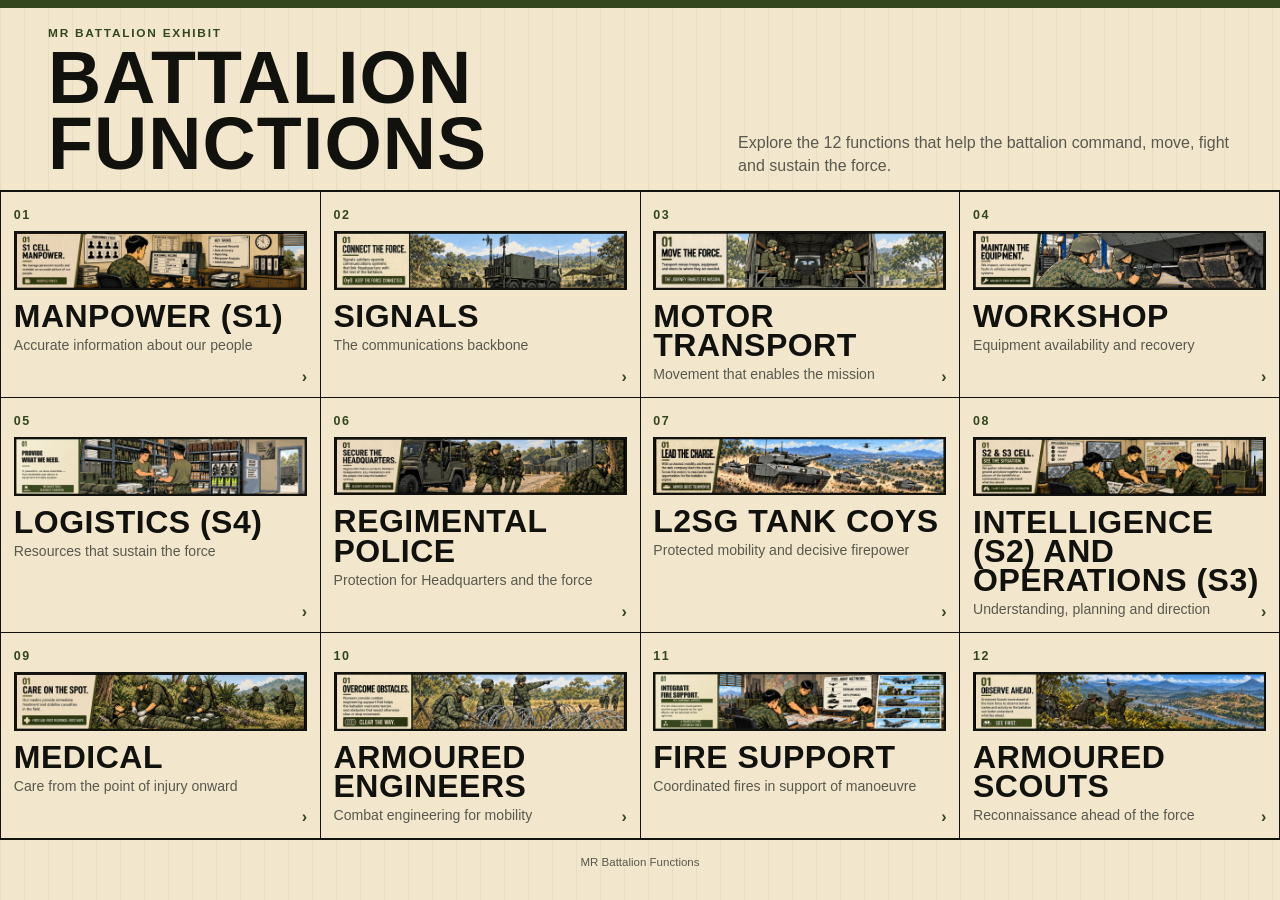
<file: index.html>
<!doctype html>
<html lang="en">
<head>
  <meta charset="utf-8">
  <meta name="viewport" content="width=device-width, initial-scale=1, viewport-fit=cover">
  <meta name="theme-color" content="#33461d">
  <meta name="description" content="Explore the 12 functions of the MR Battalion.">
  <title>MR Battalion Functions</title>
  <link rel="icon" type="image/svg+xml" href="data:image/svg+xml,%3Csvg xmlns='http://www.w3.org/2000/svg' viewBox='0 0 32 32'%3E%3Crect width='32' height='32' fill='%2333461d'/%3E%3Cpath d='M5 23V9h5l6 7 6-7h5v14h-5v-7l-6 7-6-7v7z' fill='%23f2e7cc'/%3E%3C/svg%3E">
  <link rel="preload" href="/styles.css?v=6" as="style">
  <link rel="stylesheet" href="/styles.css?v=6">
</head>
<body>
  <div class="top-rule"></div>
  <header class="site-header">
    <div>
      <p class="eyebrow">MR Battalion Exhibit</p>
      <h1 class="site-title">Battalion Functions</h1>
    </div>
    <p class="site-intro">Explore the 12 functions that help the battalion command, move, fight and sustain the force.</p>
  </header>
  <main>
    <nav class="function-grid" data-function-grid aria-label="All battalion functions"></nav>
  </main>
  <footer>MR Battalion Functions</footer>
  <script src="/functions.js"></script>
  <script src="/index.js"></script>
</body>
</html>
</file>
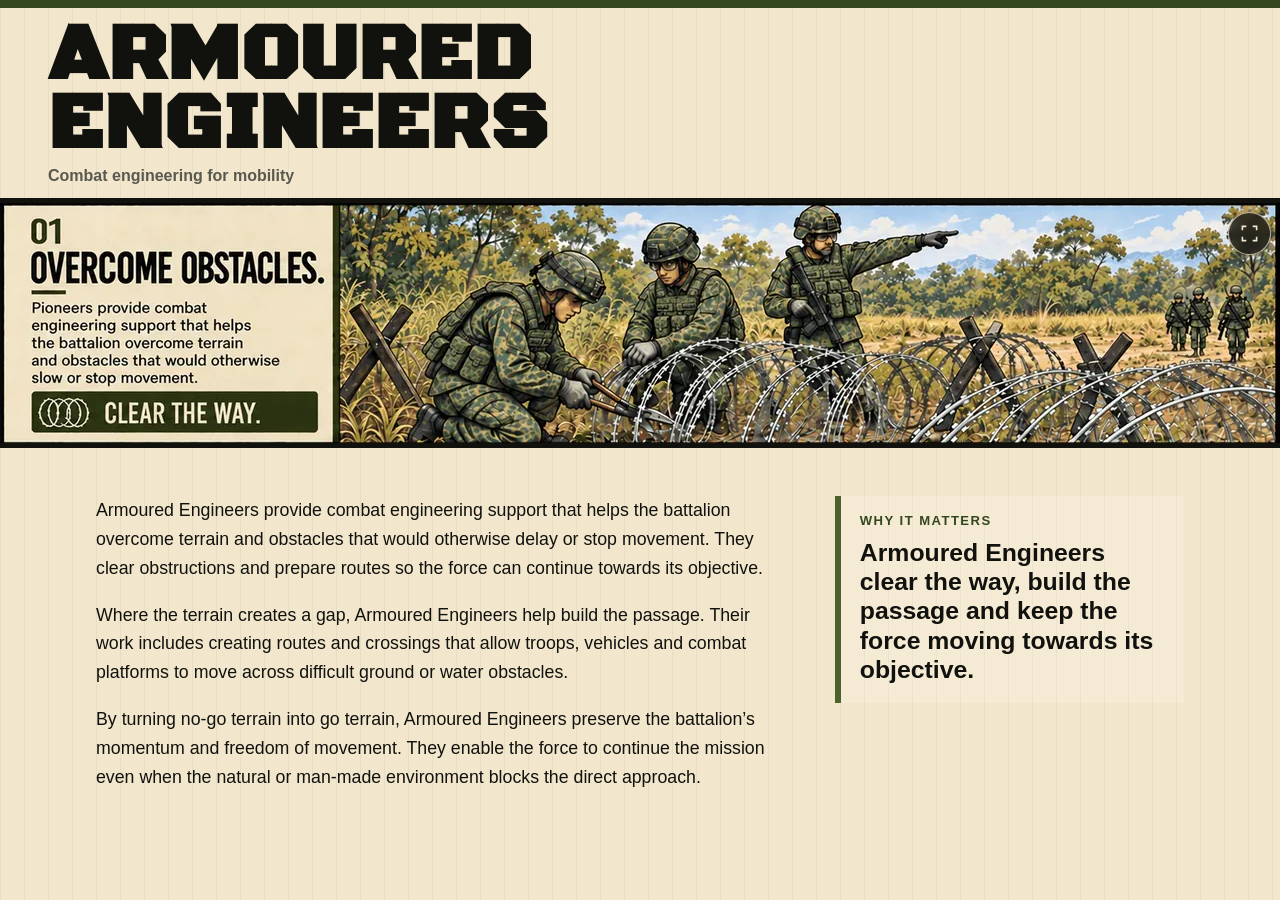
<file: functions/armoured-engineers/index.html>
<!doctype html>
<html lang="en">
<head>
  <meta charset="utf-8">
  <meta name="viewport" content="width=device-width, initial-scale=1, viewport-fit=cover">
  <meta name="theme-color" content="#11110e">
  <meta name="description" content="MR Battalion function exhibit.">
  <title>MR Battalion Functions</title>
  <link rel="icon" type="image/svg+xml" href="data:image/svg+xml,%3Csvg xmlns='http://www.w3.org/2000/svg' viewBox='0 0 32 32'%3E%3Crect width='32' height='32' fill='%2333461d'/%3E%3Cpath d='M5 23V9h5l6 7 6-7h5v14h-5v-7l-6 7-6-7v7z' fill='%23f2e7cc'/%3E%3C/svg%3E">
  <link rel="stylesheet" href="/styles.css?v=6">
</head>
<body class="detail-page" data-function="armoured-engineers">
  <div class="top-rule"></div>
  <main>
    <header class="detail-head">
      <div>
        <p class="detail-index" data-index></p>
        <h1 class="detail-title" data-title></h1>
        <p class="detail-subtitle" data-subtitle></p>
      </div>
    </header>
    <section class="visual-stage" aria-label="Animated function visual">
      <img data-animation src="" alt="" width="1280" height="240" fetchpriority="high" decoding="async">
      <button class="visual-action" type="button" data-open-viewer aria-label="View animation full screen">
        <svg width="19" height="19" viewBox="0 0 24 24" fill="none" stroke="currentColor" stroke-width="2" aria-hidden="true"><path d="M8 3H3v5M16 3h5v5M8 21H3v-5M16 21h5v-5"/></svg>
      </button>
    </section>
    <section class="copy-layout">
      <div class="copy" data-copy></div>
      <aside class="why">
        <p class="why-label">WHY IT MATTERS</p>
        <p data-why></p>
      </aside>
    </section>
  </main>
  <nav class="nav-bar" aria-label="Function navigation" hidden aria-hidden="true">
    <a data-previous href="/"><span aria-hidden="true">‹</span><span class="nav-label-wide">Previous</span><span class="nav-label-short">Prev</span></a>
    <a href="/">All Functions</a>
    <a data-next href="/"><span>Next</span><span aria-hidden="true">›</span></a>
  </nav>
  <div class="fullscreen-view" data-viewer aria-hidden="true" role="dialog" aria-label="Full-screen animation">
    <img data-animation src="" alt="">
    <button class="visual-action fullscreen-close" type="button" data-close-viewer aria-label="Close full screen">×</button>
  </div>
  <script src="/functions.js"></script>
  <script src="/detail.js"></script>
</body>
</html>
</file>
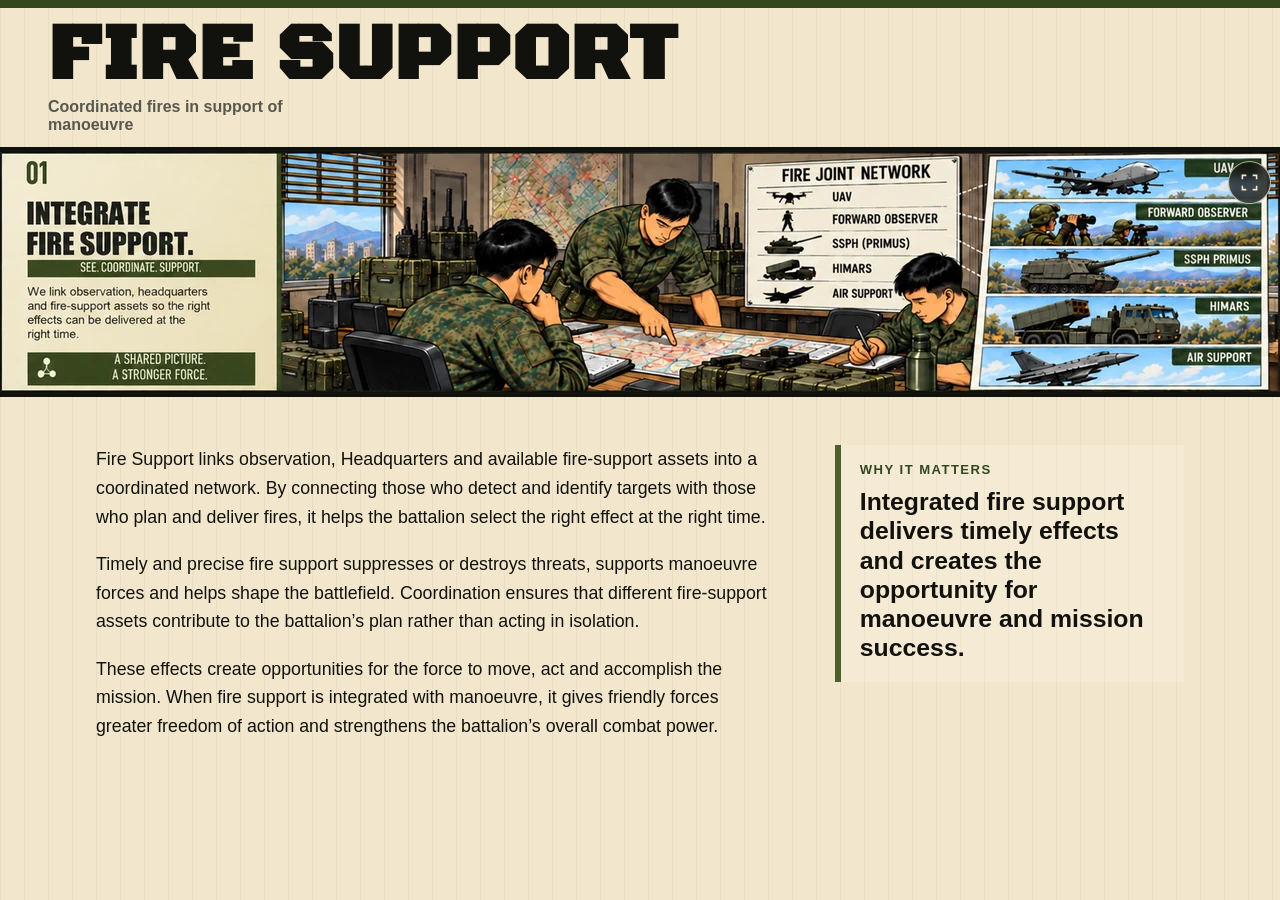
<file: functions/fire-support/index.html>
<!doctype html>
<html lang="en">
<head>
  <meta charset="utf-8">
  <meta name="viewport" content="width=device-width, initial-scale=1, viewport-fit=cover">
  <meta name="theme-color" content="#11110e">
  <meta name="description" content="MR Battalion function exhibit.">
  <title>MR Battalion Functions</title>
  <link rel="icon" type="image/svg+xml" href="data:image/svg+xml,%3Csvg xmlns='http://www.w3.org/2000/svg' viewBox='0 0 32 32'%3E%3Crect width='32' height='32' fill='%2333461d'/%3E%3Cpath d='M5 23V9h5l6 7 6-7h5v14h-5v-7l-6 7-6-7v7z' fill='%23f2e7cc'/%3E%3C/svg%3E">
  <link rel="stylesheet" href="/styles.css?v=6">
</head>
<body class="detail-page" data-function="fire-support">
  <div class="top-rule"></div>
  <main>
    <header class="detail-head">
      <div>
        <p class="detail-index" data-index></p>
        <h1 class="detail-title" data-title></h1>
        <p class="detail-subtitle" data-subtitle></p>
      </div>
    </header>
    <section class="visual-stage" aria-label="Animated function visual">
      <img data-animation src="" alt="" width="1280" height="240" fetchpriority="high" decoding="async">
      <button class="visual-action" type="button" data-open-viewer aria-label="View animation full screen">
        <svg width="19" height="19" viewBox="0 0 24 24" fill="none" stroke="currentColor" stroke-width="2" aria-hidden="true"><path d="M8 3H3v5M16 3h5v5M8 21H3v-5M16 21h5v-5"/></svg>
      </button>
    </section>
    <section class="copy-layout">
      <div class="copy" data-copy></div>
      <aside class="why">
        <p class="why-label">WHY IT MATTERS</p>
        <p data-why></p>
      </aside>
    </section>
  </main>
  <nav class="nav-bar" aria-label="Function navigation" hidden aria-hidden="true">
    <a data-previous href="/"><span aria-hidden="true">‹</span><span class="nav-label-wide">Previous</span><span class="nav-label-short">Prev</span></a>
    <a href="/">All Functions</a>
    <a data-next href="/"><span>Next</span><span aria-hidden="true">›</span></a>
  </nav>
  <div class="fullscreen-view" data-viewer aria-hidden="true" role="dialog" aria-label="Full-screen animation">
    <img data-animation src="" alt="">
    <button class="visual-action fullscreen-close" type="button" data-close-viewer aria-label="Close full screen">×</button>
  </div>
  <script src="/functions.js"></script>
  <script src="/detail.js"></script>
</body>
</html>
</file>
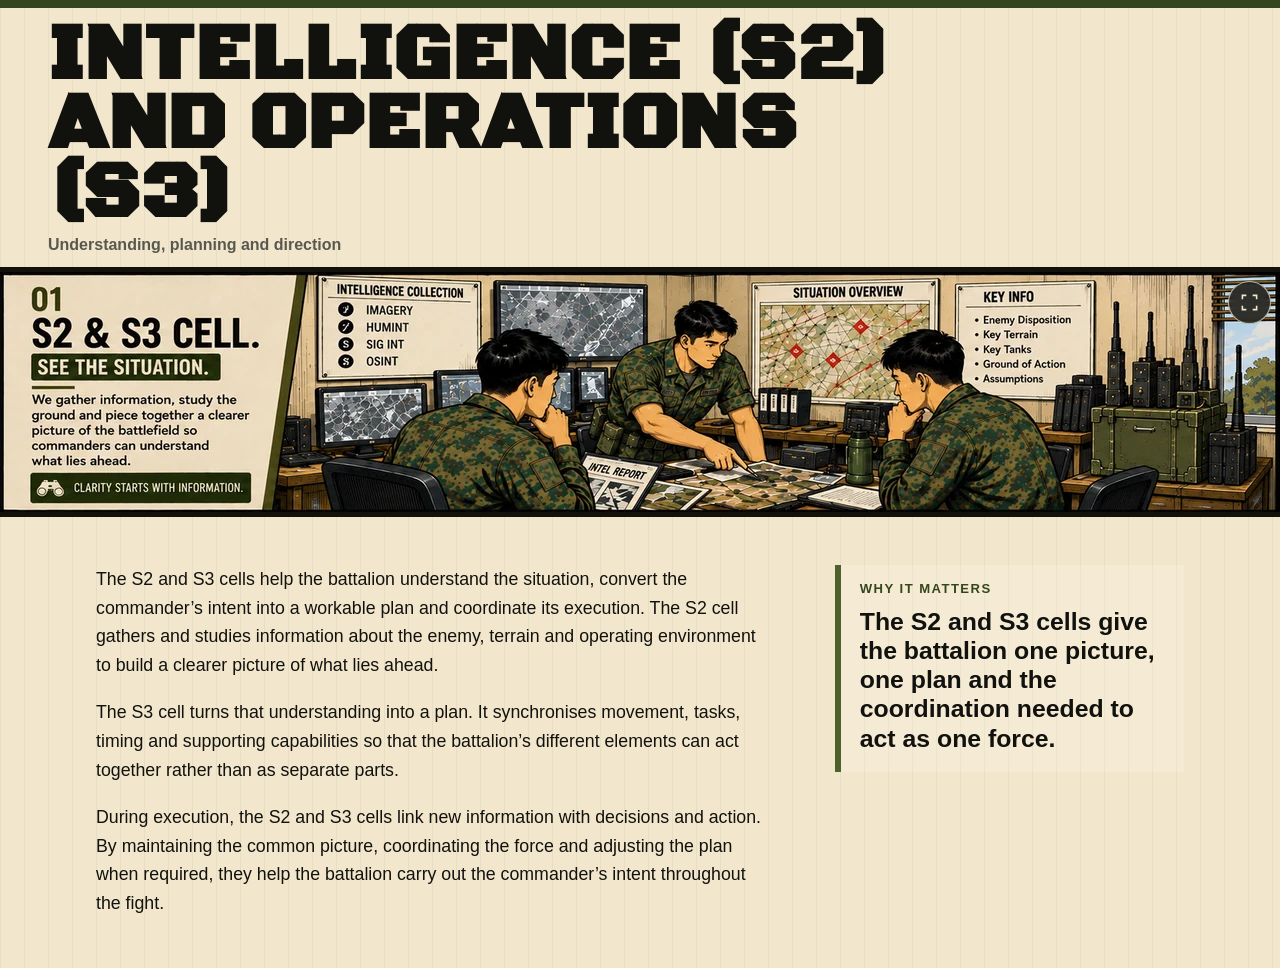
<file: functions/intelligence-s2-operations-s3/index.html>
<!doctype html>
<html lang="en">
<head>
  <meta charset="utf-8">
  <meta name="viewport" content="width=device-width, initial-scale=1, viewport-fit=cover">
  <meta name="theme-color" content="#11110e">
  <meta name="description" content="MR Battalion function exhibit.">
  <title>MR Battalion Functions</title>
  <link rel="icon" type="image/svg+xml" href="data:image/svg+xml,%3Csvg xmlns='http://www.w3.org/2000/svg' viewBox='0 0 32 32'%3E%3Crect width='32' height='32' fill='%2333461d'/%3E%3Cpath d='M5 23V9h5l6 7 6-7h5v14h-5v-7l-6 7-6-7v7z' fill='%23f2e7cc'/%3E%3C/svg%3E">
  <link rel="stylesheet" href="/styles.css?v=6">
</head>
<body class="detail-page" data-function="intelligence-s2-operations-s3">
  <div class="top-rule"></div>
  <main>
    <header class="detail-head">
      <div>
        <p class="detail-index" data-index></p>
        <h1 class="detail-title" data-title></h1>
        <p class="detail-subtitle" data-subtitle></p>
      </div>
    </header>
    <section class="visual-stage" aria-label="Animated function visual">
      <img data-animation src="" alt="" width="1280" height="240" fetchpriority="high" decoding="async">
      <button class="visual-action" type="button" data-open-viewer aria-label="View animation full screen">
        <svg width="19" height="19" viewBox="0 0 24 24" fill="none" stroke="currentColor" stroke-width="2" aria-hidden="true"><path d="M8 3H3v5M16 3h5v5M8 21H3v-5M16 21h5v-5"/></svg>
      </button>
    </section>
    <section class="copy-layout">
      <div class="copy" data-copy></div>
      <aside class="why">
        <p class="why-label">WHY IT MATTERS</p>
        <p data-why></p>
      </aside>
    </section>
  </main>
  <nav class="nav-bar" aria-label="Function navigation" hidden aria-hidden="true">
    <a data-previous href="/"><span aria-hidden="true">‹</span><span class="nav-label-wide">Previous</span><span class="nav-label-short">Prev</span></a>
    <a href="/">All Functions</a>
    <a data-next href="/"><span>Next</span><span aria-hidden="true">›</span></a>
  </nav>
  <div class="fullscreen-view" data-viewer aria-hidden="true" role="dialog" aria-label="Full-screen animation">
    <img data-animation src="" alt="">
    <button class="visual-action fullscreen-close" type="button" data-close-viewer aria-label="Close full screen">×</button>
  </div>
  <script src="/functions.js"></script>
  <script src="/detail.js"></script>
</body>
</html>
</file>
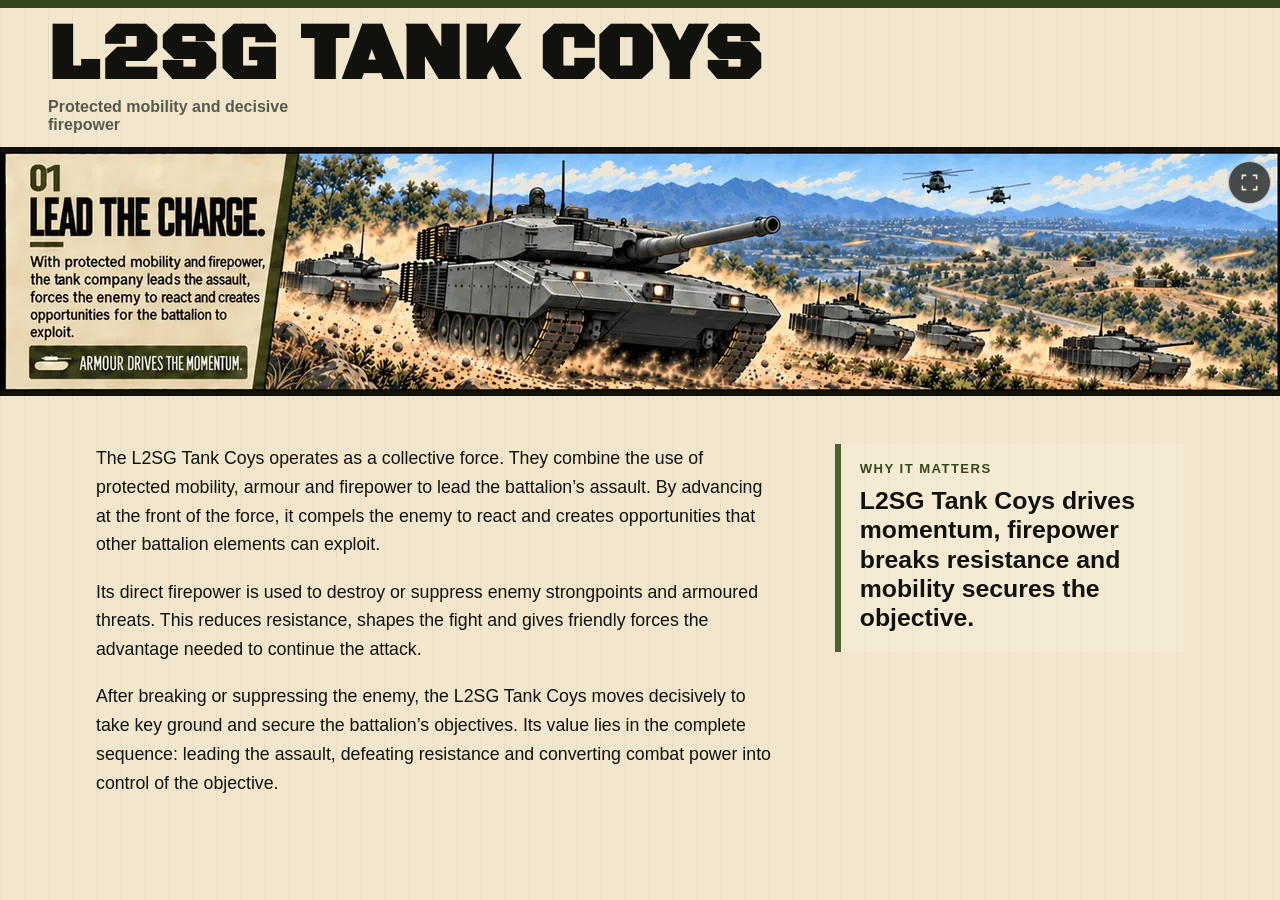
<file: functions/l2sg-tank-coys/index.html>
<!doctype html>
<html lang="en">
<head>
  <meta charset="utf-8">
  <meta name="viewport" content="width=device-width, initial-scale=1, viewport-fit=cover">
  <meta name="theme-color" content="#11110e">
  <meta name="description" content="MR Battalion function exhibit.">
  <title>MR Battalion Functions</title>
  <link rel="icon" type="image/svg+xml" href="data:image/svg+xml,%3Csvg xmlns='http://www.w3.org/2000/svg' viewBox='0 0 32 32'%3E%3Crect width='32' height='32' fill='%2333461d'/%3E%3Cpath d='M5 23V9h5l6 7 6-7h5v14h-5v-7l-6 7-6-7v7z' fill='%23f2e7cc'/%3E%3C/svg%3E">
  <link rel="stylesheet" href="/styles.css?v=6">
</head>
<body class="detail-page" data-function="l2sg-tank-coys">
  <div class="top-rule"></div>
  <main>
    <header class="detail-head">
      <div>
        <p class="detail-index" data-index></p>
        <h1 class="detail-title" data-title></h1>
        <p class="detail-subtitle" data-subtitle></p>
      </div>
    </header>
    <section class="visual-stage" aria-label="Animated function visual">
      <img data-animation src="" alt="" width="1280" height="240" fetchpriority="high" decoding="async">
      <button class="visual-action" type="button" data-open-viewer aria-label="View animation full screen">
        <svg width="19" height="19" viewBox="0 0 24 24" fill="none" stroke="currentColor" stroke-width="2" aria-hidden="true"><path d="M8 3H3v5M16 3h5v5M8 21H3v-5M16 21h5v-5"/></svg>
      </button>
    </section>
    <section class="copy-layout">
      <div class="copy" data-copy></div>
      <aside class="why">
        <p class="why-label">WHY IT MATTERS</p>
        <p data-why></p>
      </aside>
    </section>
  </main>
  <nav class="nav-bar" aria-label="Function navigation" hidden aria-hidden="true">
    <a data-previous href="/"><span aria-hidden="true">‹</span><span class="nav-label-wide">Previous</span><span class="nav-label-short">Prev</span></a>
    <a href="/">All Functions</a>
    <a data-next href="/"><span>Next</span><span aria-hidden="true">›</span></a>
  </nav>
  <div class="fullscreen-view" data-viewer aria-hidden="true" role="dialog" aria-label="Full-screen animation">
    <img data-animation src="" alt="">
    <button class="visual-action fullscreen-close" type="button" data-close-viewer aria-label="Close full screen">×</button>
  </div>
  <script src="/functions.js"></script>
  <script src="/detail.js"></script>
</body>
</html>
</file>
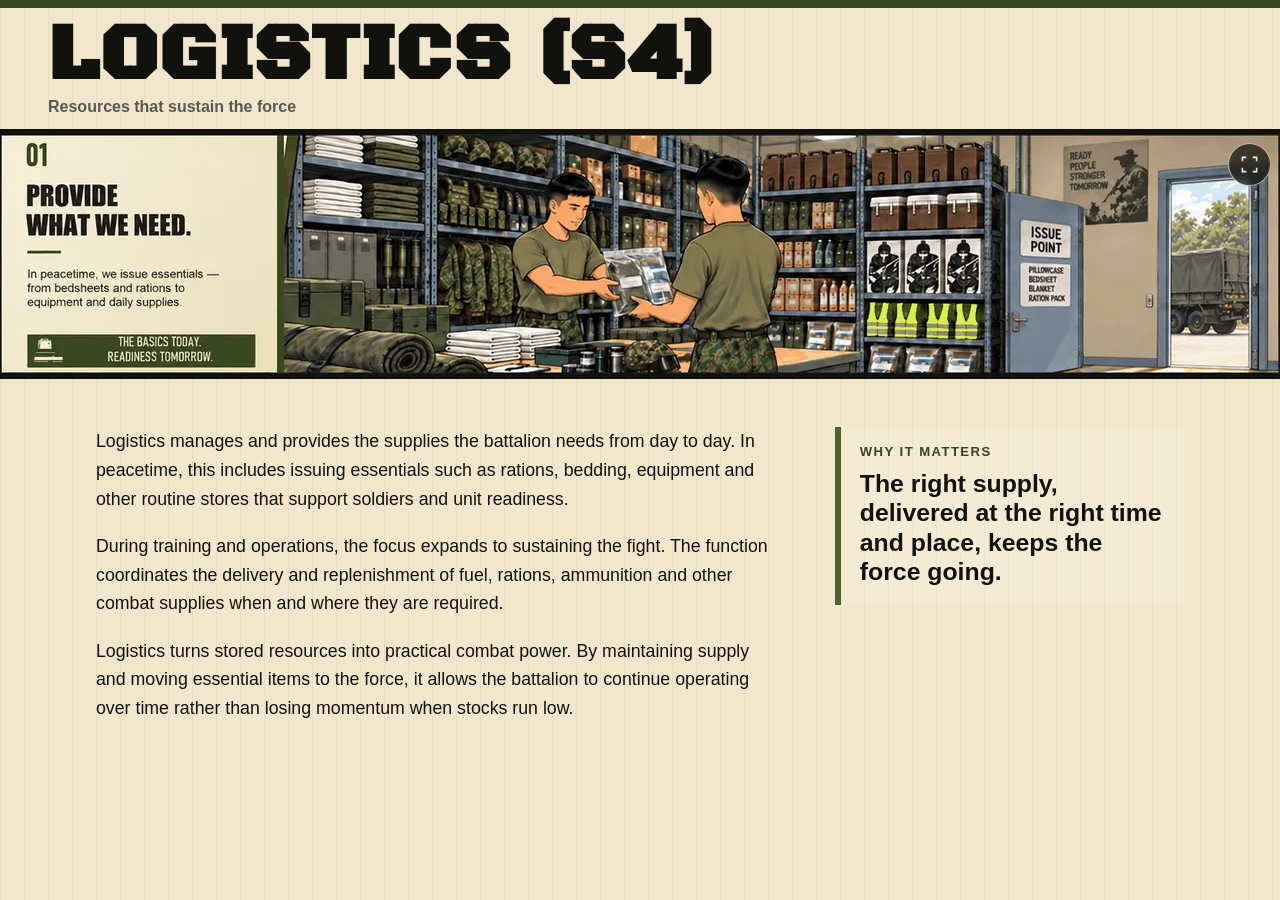
<file: functions/logistics-s4/index.html>
<!doctype html>
<html lang="en">
<head>
  <meta charset="utf-8">
  <meta name="viewport" content="width=device-width, initial-scale=1, viewport-fit=cover">
  <meta name="theme-color" content="#11110e">
  <meta name="description" content="MR Battalion function exhibit.">
  <title>MR Battalion Functions</title>
  <link rel="icon" type="image/svg+xml" href="data:image/svg+xml,%3Csvg xmlns='http://www.w3.org/2000/svg' viewBox='0 0 32 32'%3E%3Crect width='32' height='32' fill='%2333461d'/%3E%3Cpath d='M5 23V9h5l6 7 6-7h5v14h-5v-7l-6 7-6-7v7z' fill='%23f2e7cc'/%3E%3C/svg%3E">
  <link rel="stylesheet" href="/styles.css?v=6">
</head>
<body class="detail-page" data-function="logistics-s4">
  <div class="top-rule"></div>
  <main>
    <header class="detail-head">
      <div>
        <p class="detail-index" data-index></p>
        <h1 class="detail-title" data-title></h1>
        <p class="detail-subtitle" data-subtitle></p>
      </div>
    </header>
    <section class="visual-stage" aria-label="Animated function visual">
      <img data-animation src="" alt="" width="1280" height="240" fetchpriority="high" decoding="async">
      <button class="visual-action" type="button" data-open-viewer aria-label="View animation full screen">
        <svg width="19" height="19" viewBox="0 0 24 24" fill="none" stroke="currentColor" stroke-width="2" aria-hidden="true"><path d="M8 3H3v5M16 3h5v5M8 21H3v-5M16 21h5v-5"/></svg>
      </button>
    </section>
    <section class="copy-layout">
      <div class="copy" data-copy></div>
      <aside class="why">
        <p class="why-label">WHY IT MATTERS</p>
        <p data-why></p>
      </aside>
    </section>
  </main>
  <nav class="nav-bar" aria-label="Function navigation" hidden aria-hidden="true">
    <a data-previous href="/"><span aria-hidden="true">‹</span><span class="nav-label-wide">Previous</span><span class="nav-label-short">Prev</span></a>
    <a href="/">All Functions</a>
    <a data-next href="/"><span>Next</span><span aria-hidden="true">›</span></a>
  </nav>
  <div class="fullscreen-view" data-viewer aria-hidden="true" role="dialog" aria-label="Full-screen animation">
    <img data-animation src="" alt="">
    <button class="visual-action fullscreen-close" type="button" data-close-viewer aria-label="Close full screen">×</button>
  </div>
  <script src="/functions.js"></script>
  <script src="/detail.js"></script>
</body>
</html>
</file>
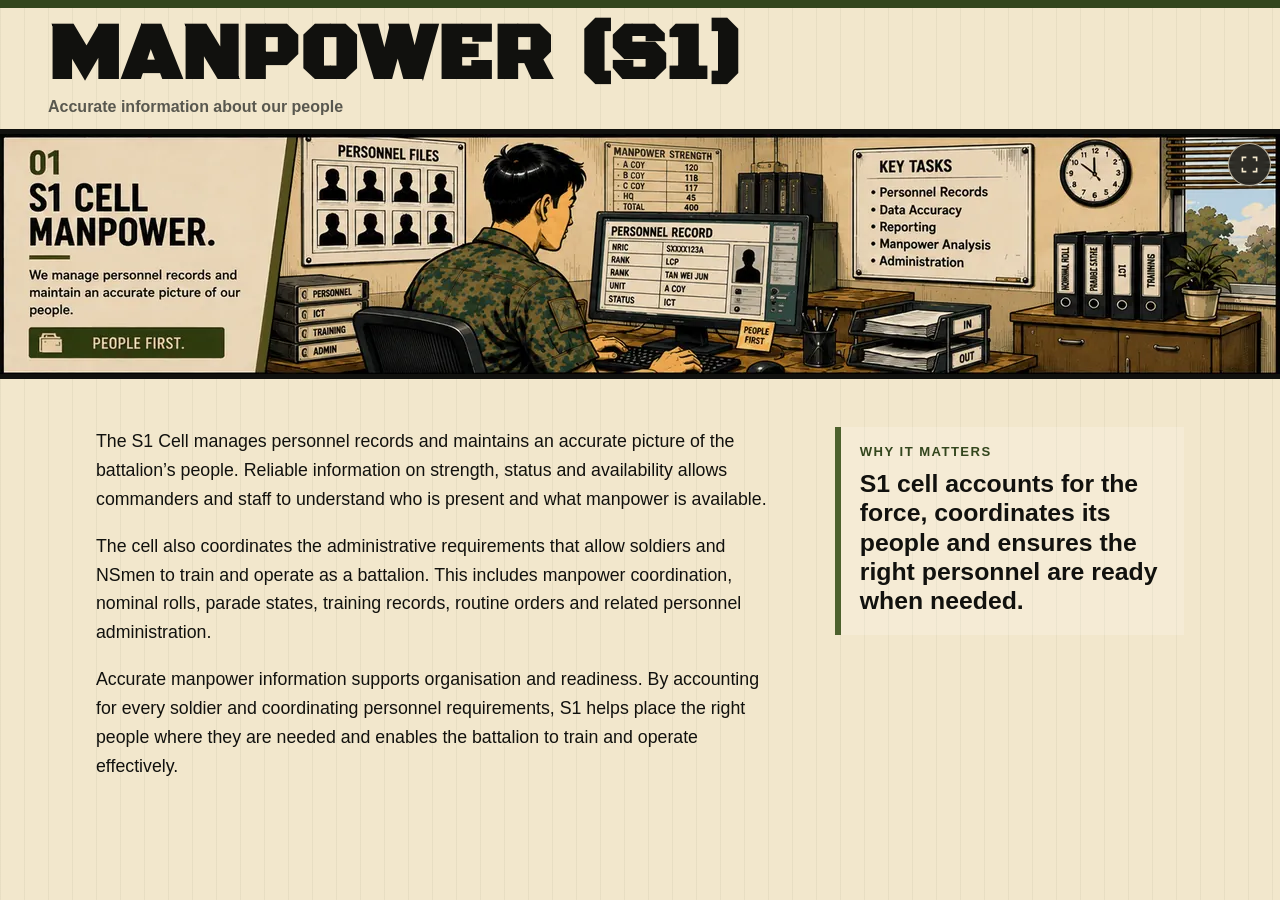
<file: functions/manpower-s1/index.html>
<!doctype html>
<html lang="en">
<head>
  <meta charset="utf-8">
  <meta name="viewport" content="width=device-width, initial-scale=1, viewport-fit=cover">
  <meta name="theme-color" content="#11110e">
  <meta name="description" content="MR Battalion function exhibit.">
  <title>MR Battalion Functions</title>
  <link rel="icon" type="image/svg+xml" href="data:image/svg+xml,%3Csvg xmlns='http://www.w3.org/2000/svg' viewBox='0 0 32 32'%3E%3Crect width='32' height='32' fill='%2333461d'/%3E%3Cpath d='M5 23V9h5l6 7 6-7h5v14h-5v-7l-6 7-6-7v7z' fill='%23f2e7cc'/%3E%3C/svg%3E">
  <link rel="stylesheet" href="/styles.css?v=6">
</head>
<body class="detail-page" data-function="manpower-s1">
  <div class="top-rule"></div>
  <main>
    <header class="detail-head">
      <div>
        <p class="detail-index" data-index></p>
        <h1 class="detail-title" data-title></h1>
        <p class="detail-subtitle" data-subtitle></p>
      </div>
    </header>
    <section class="visual-stage" aria-label="Animated function visual">
      <img data-animation src="" alt="" width="1280" height="240" fetchpriority="high" decoding="async">
      <button class="visual-action" type="button" data-open-viewer aria-label="View animation full screen">
        <svg width="19" height="19" viewBox="0 0 24 24" fill="none" stroke="currentColor" stroke-width="2" aria-hidden="true"><path d="M8 3H3v5M16 3h5v5M8 21H3v-5M16 21h5v-5"/></svg>
      </button>
    </section>
    <section class="copy-layout">
      <div class="copy" data-copy></div>
      <aside class="why">
        <p class="why-label">WHY IT MATTERS</p>
        <p data-why></p>
      </aside>
    </section>
  </main>
  <nav class="nav-bar" aria-label="Function navigation" hidden aria-hidden="true">
    <a data-previous href="/"><span aria-hidden="true">‹</span><span class="nav-label-wide">Previous</span><span class="nav-label-short">Prev</span></a>
    <a href="/">All Functions</a>
    <a data-next href="/"><span>Next</span><span aria-hidden="true">›</span></a>
  </nav>
  <div class="fullscreen-view" data-viewer aria-hidden="true" role="dialog" aria-label="Full-screen animation">
    <img data-animation src="" alt="">
    <button class="visual-action fullscreen-close" type="button" data-close-viewer aria-label="Close full screen">×</button>
  </div>
  <script src="/functions.js"></script>
  <script src="/detail.js"></script>
</body>
</html>
</file>
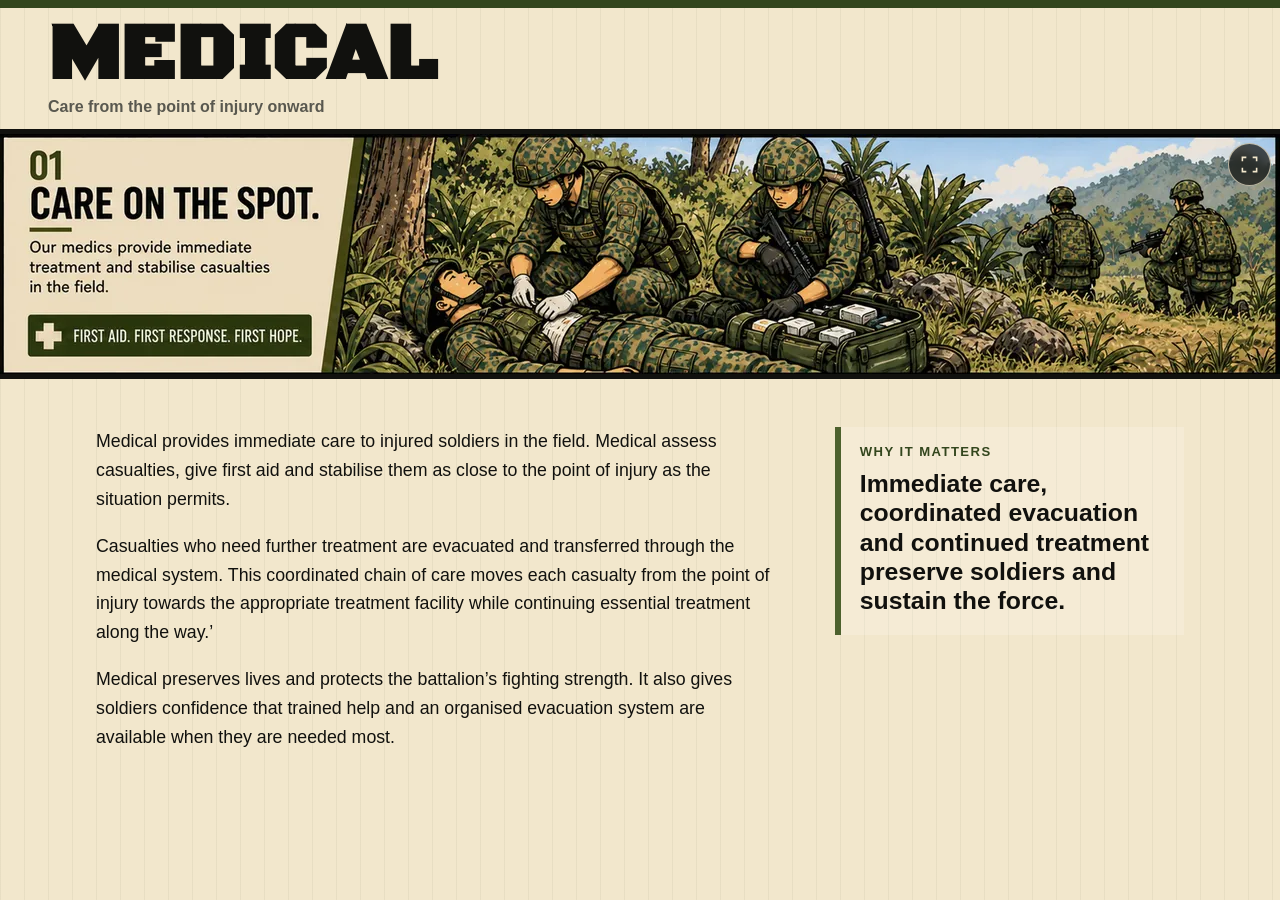
<file: functions/medical/index.html>
<!doctype html>
<html lang="en">
<head>
  <meta charset="utf-8">
  <meta name="viewport" content="width=device-width, initial-scale=1, viewport-fit=cover">
  <meta name="theme-color" content="#11110e">
  <meta name="description" content="MR Battalion function exhibit.">
  <title>MR Battalion Functions</title>
  <link rel="icon" type="image/svg+xml" href="data:image/svg+xml,%3Csvg xmlns='http://www.w3.org/2000/svg' viewBox='0 0 32 32'%3E%3Crect width='32' height='32' fill='%2333461d'/%3E%3Cpath d='M5 23V9h5l6 7 6-7h5v14h-5v-7l-6 7-6-7v7z' fill='%23f2e7cc'/%3E%3C/svg%3E">
  <link rel="stylesheet" href="/styles.css?v=6">
</head>
<body class="detail-page" data-function="medical">
  <div class="top-rule"></div>
  <main>
    <header class="detail-head">
      <div>
        <p class="detail-index" data-index></p>
        <h1 class="detail-title" data-title></h1>
        <p class="detail-subtitle" data-subtitle></p>
      </div>
    </header>
    <section class="visual-stage" aria-label="Animated function visual">
      <img data-animation src="" alt="" width="1280" height="240" fetchpriority="high" decoding="async">
      <button class="visual-action" type="button" data-open-viewer aria-label="View animation full screen">
        <svg width="19" height="19" viewBox="0 0 24 24" fill="none" stroke="currentColor" stroke-width="2" aria-hidden="true"><path d="M8 3H3v5M16 3h5v5M8 21H3v-5M16 21h5v-5"/></svg>
      </button>
    </section>
    <section class="copy-layout">
      <div class="copy" data-copy></div>
      <aside class="why">
        <p class="why-label">WHY IT MATTERS</p>
        <p data-why></p>
      </aside>
    </section>
  </main>
  <nav class="nav-bar" aria-label="Function navigation" hidden aria-hidden="true">
    <a data-previous href="/"><span aria-hidden="true">‹</span><span class="nav-label-wide">Previous</span><span class="nav-label-short">Prev</span></a>
    <a href="/">All Functions</a>
    <a data-next href="/"><span>Next</span><span aria-hidden="true">›</span></a>
  </nav>
  <div class="fullscreen-view" data-viewer aria-hidden="true" role="dialog" aria-label="Full-screen animation">
    <img data-animation src="" alt="">
    <button class="visual-action fullscreen-close" type="button" data-close-viewer aria-label="Close full screen">×</button>
  </div>
  <script src="/functions.js"></script>
  <script src="/detail.js"></script>
</body>
</html>
</file>
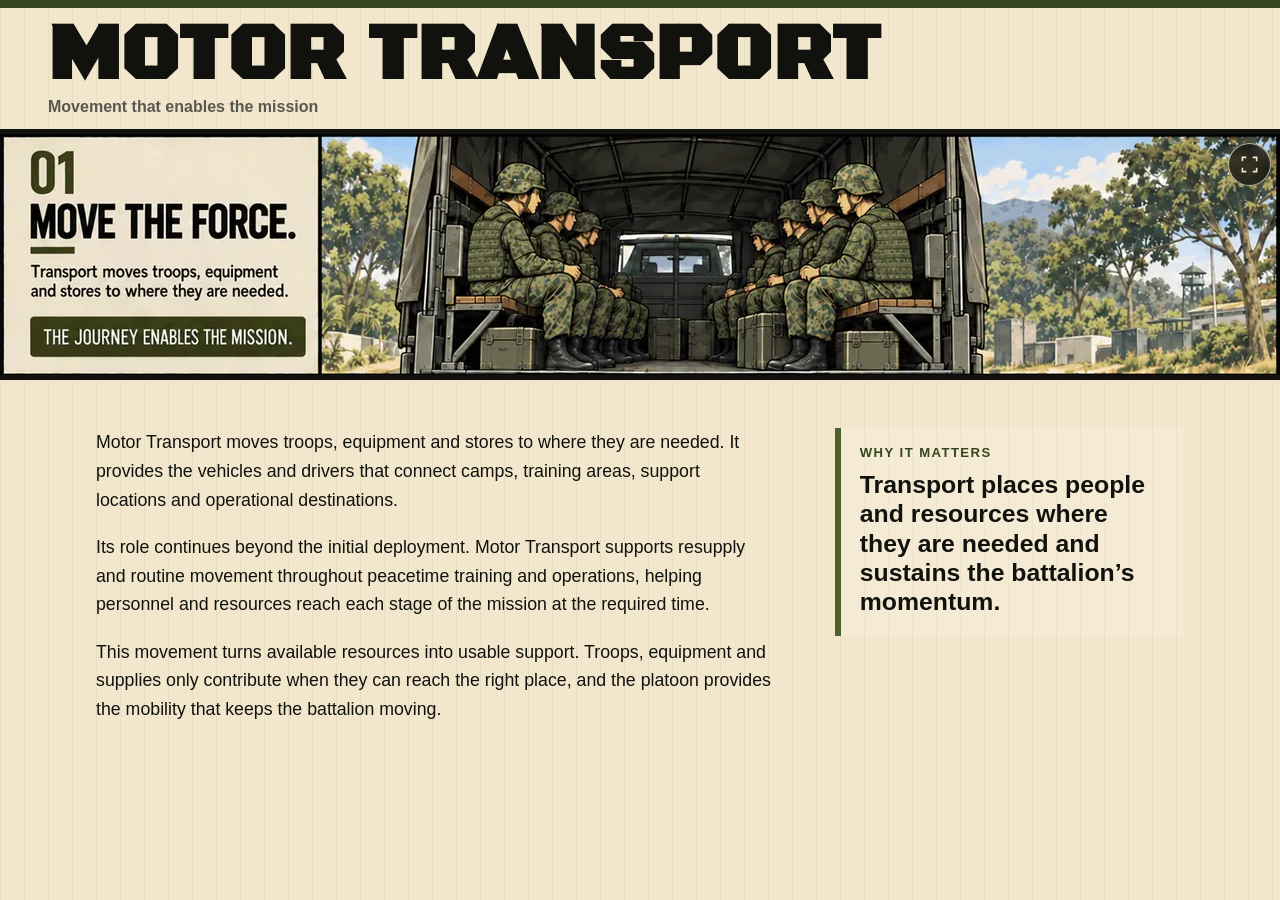
<file: functions/motor-transport/index.html>
<!doctype html>
<html lang="en">
<head>
  <meta charset="utf-8">
  <meta name="viewport" content="width=device-width, initial-scale=1, viewport-fit=cover">
  <meta name="theme-color" content="#11110e">
  <meta name="description" content="MR Battalion function exhibit.">
  <title>MR Battalion Functions</title>
  <link rel="icon" type="image/svg+xml" href="data:image/svg+xml,%3Csvg xmlns='http://www.w3.org/2000/svg' viewBox='0 0 32 32'%3E%3Crect width='32' height='32' fill='%2333461d'/%3E%3Cpath d='M5 23V9h5l6 7 6-7h5v14h-5v-7l-6 7-6-7v7z' fill='%23f2e7cc'/%3E%3C/svg%3E">
  <link rel="stylesheet" href="/styles.css?v=6">
</head>
<body class="detail-page" data-function="motor-transport">
  <div class="top-rule"></div>
  <main>
    <header class="detail-head">
      <div>
        <p class="detail-index" data-index></p>
        <h1 class="detail-title" data-title></h1>
        <p class="detail-subtitle" data-subtitle></p>
      </div>
    </header>
    <section class="visual-stage" aria-label="Animated function visual">
      <img data-animation src="" alt="" width="1280" height="240" fetchpriority="high" decoding="async">
      <button class="visual-action" type="button" data-open-viewer aria-label="View animation full screen">
        <svg width="19" height="19" viewBox="0 0 24 24" fill="none" stroke="currentColor" stroke-width="2" aria-hidden="true"><path d="M8 3H3v5M16 3h5v5M8 21H3v-5M16 21h5v-5"/></svg>
      </button>
    </section>
    <section class="copy-layout">
      <div class="copy" data-copy></div>
      <aside class="why">
        <p class="why-label">WHY IT MATTERS</p>
        <p data-why></p>
      </aside>
    </section>
  </main>
  <nav class="nav-bar" aria-label="Function navigation" hidden aria-hidden="true">
    <a data-previous href="/"><span aria-hidden="true">‹</span><span class="nav-label-wide">Previous</span><span class="nav-label-short">Prev</span></a>
    <a href="/">All Functions</a>
    <a data-next href="/"><span>Next</span><span aria-hidden="true">›</span></a>
  </nav>
  <div class="fullscreen-view" data-viewer aria-hidden="true" role="dialog" aria-label="Full-screen animation">
    <img data-animation src="" alt="">
    <button class="visual-action fullscreen-close" type="button" data-close-viewer aria-label="Close full screen">×</button>
  </div>
  <script src="/functions.js"></script>
  <script src="/detail.js"></script>
</body>
</html>
</file>
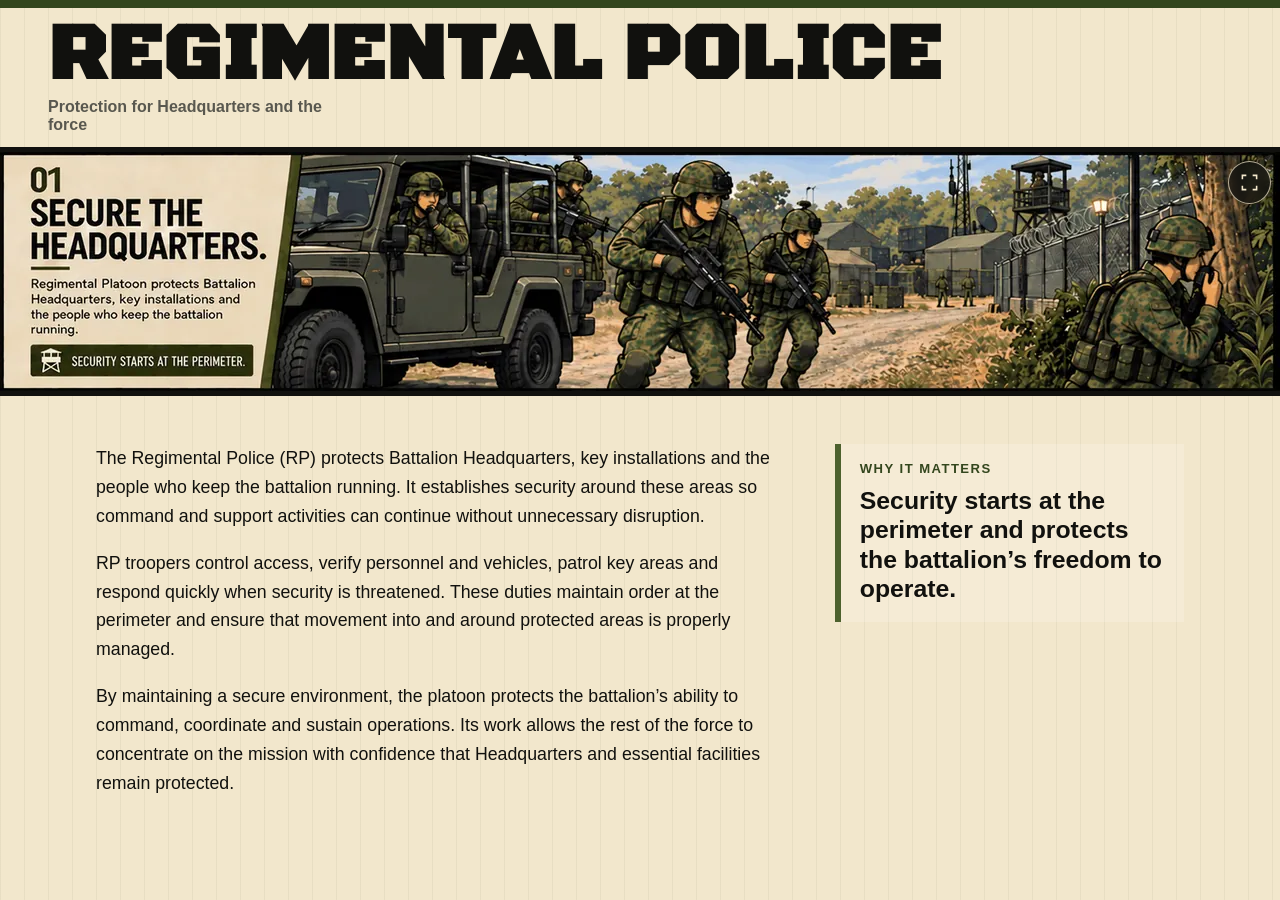
<file: functions/regimental-police/index.html>
<!doctype html>
<html lang="en">
<head>
  <meta charset="utf-8">
  <meta name="viewport" content="width=device-width, initial-scale=1, viewport-fit=cover">
  <meta name="theme-color" content="#11110e">
  <meta name="description" content="MR Battalion function exhibit.">
  <title>MR Battalion Functions</title>
  <link rel="icon" type="image/svg+xml" href="data:image/svg+xml,%3Csvg xmlns='http://www.w3.org/2000/svg' viewBox='0 0 32 32'%3E%3Crect width='32' height='32' fill='%2333461d'/%3E%3Cpath d='M5 23V9h5l6 7 6-7h5v14h-5v-7l-6 7-6-7v7z' fill='%23f2e7cc'/%3E%3C/svg%3E">
  <link rel="stylesheet" href="/styles.css?v=6">
</head>
<body class="detail-page" data-function="regimental-police">
  <div class="top-rule"></div>
  <main>
    <header class="detail-head">
      <div>
        <p class="detail-index" data-index></p>
        <h1 class="detail-title" data-title></h1>
        <p class="detail-subtitle" data-subtitle></p>
      </div>
    </header>
    <section class="visual-stage" aria-label="Animated function visual">
      <img data-animation src="" alt="" width="1280" height="240" fetchpriority="high" decoding="async">
      <button class="visual-action" type="button" data-open-viewer aria-label="View animation full screen">
        <svg width="19" height="19" viewBox="0 0 24 24" fill="none" stroke="currentColor" stroke-width="2" aria-hidden="true"><path d="M8 3H3v5M16 3h5v5M8 21H3v-5M16 21h5v-5"/></svg>
      </button>
    </section>
    <section class="copy-layout">
      <div class="copy" data-copy></div>
      <aside class="why">
        <p class="why-label">WHY IT MATTERS</p>
        <p data-why></p>
      </aside>
    </section>
  </main>
  <nav class="nav-bar" aria-label="Function navigation" hidden aria-hidden="true">
    <a data-previous href="/"><span aria-hidden="true">‹</span><span class="nav-label-wide">Previous</span><span class="nav-label-short">Prev</span></a>
    <a href="/">All Functions</a>
    <a data-next href="/"><span>Next</span><span aria-hidden="true">›</span></a>
  </nav>
  <div class="fullscreen-view" data-viewer aria-hidden="true" role="dialog" aria-label="Full-screen animation">
    <img data-animation src="" alt="">
    <button class="visual-action fullscreen-close" type="button" data-close-viewer aria-label="Close full screen">×</button>
  </div>
  <script src="/functions.js"></script>
  <script src="/detail.js"></script>
</body>
</html>
</file>
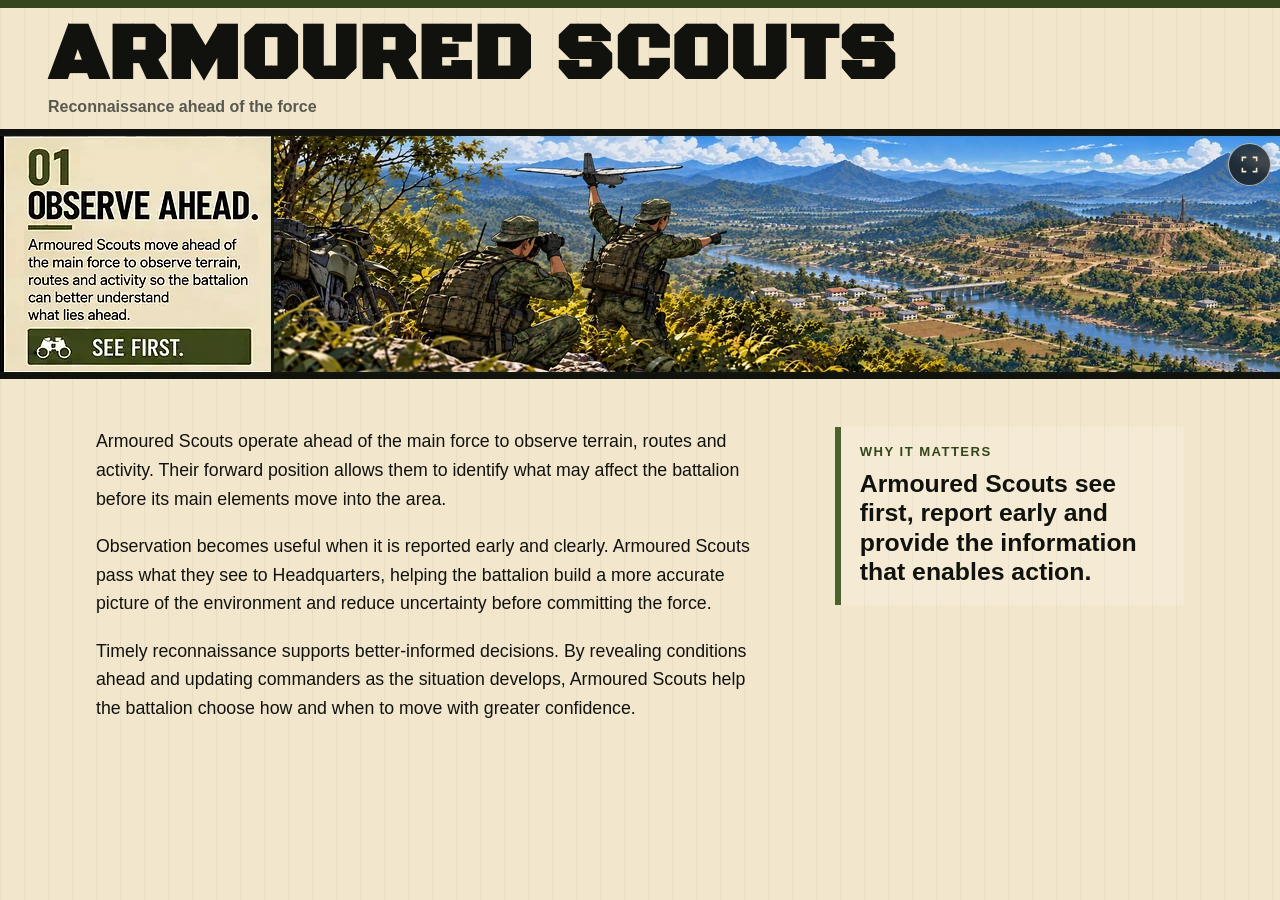
<file: functions/scouts/index.html>
<!doctype html>
<html lang="en">
<head>
  <meta charset="utf-8">
  <meta name="viewport" content="width=device-width, initial-scale=1, viewport-fit=cover">
  <meta name="theme-color" content="#11110e">
  <meta name="description" content="MR Battalion function exhibit.">
  <title>MR Battalion Functions</title>
  <link rel="icon" type="image/svg+xml" href="data:image/svg+xml,%3Csvg xmlns='http://www.w3.org/2000/svg' viewBox='0 0 32 32'%3E%3Crect width='32' height='32' fill='%2333461d'/%3E%3Cpath d='M5 23V9h5l6 7 6-7h5v14h-5v-7l-6 7-6-7v7z' fill='%23f2e7cc'/%3E%3C/svg%3E">
  <link rel="stylesheet" href="/styles.css?v=6">
</head>
<body class="detail-page" data-function="scouts">
  <div class="top-rule"></div>
  <main>
    <header class="detail-head">
      <div>
        <p class="detail-index" data-index></p>
        <h1 class="detail-title" data-title></h1>
        <p class="detail-subtitle" data-subtitle></p>
      </div>
    </header>
    <section class="visual-stage" aria-label="Animated function visual">
      <img data-animation src="" alt="" width="1280" height="240" fetchpriority="high" decoding="async">
      <button class="visual-action" type="button" data-open-viewer aria-label="View animation full screen">
        <svg width="19" height="19" viewBox="0 0 24 24" fill="none" stroke="currentColor" stroke-width="2" aria-hidden="true"><path d="M8 3H3v5M16 3h5v5M8 21H3v-5M16 21h5v-5"/></svg>
      </button>
    </section>
    <section class="copy-layout">
      <div class="copy" data-copy></div>
      <aside class="why">
        <p class="why-label">WHY IT MATTERS</p>
        <p data-why></p>
      </aside>
    </section>
  </main>
  <nav class="nav-bar" aria-label="Function navigation" hidden aria-hidden="true">
    <a data-previous href="/"><span aria-hidden="true">‹</span><span class="nav-label-wide">Previous</span><span class="nav-label-short">Prev</span></a>
    <a href="/">All Functions</a>
    <a data-next href="/"><span>Next</span><span aria-hidden="true">›</span></a>
  </nav>
  <div class="fullscreen-view" data-viewer aria-hidden="true" role="dialog" aria-label="Full-screen animation">
    <img data-animation src="" alt="">
    <button class="visual-action fullscreen-close" type="button" data-close-viewer aria-label="Close full screen">×</button>
  </div>
  <script src="/functions.js"></script>
  <script src="/detail.js"></script>
</body>
</html>
</file>
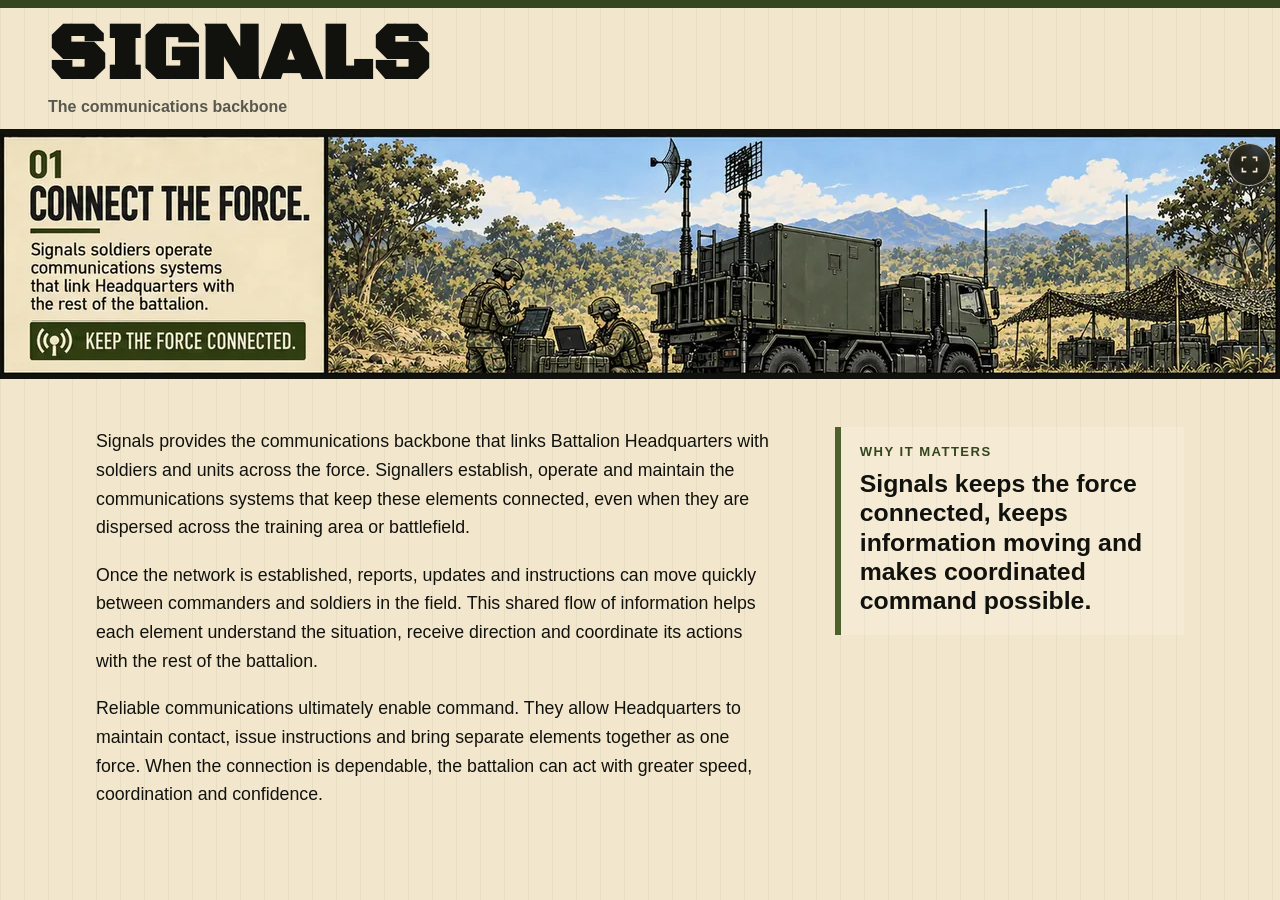
<file: functions/signals/index.html>
<!doctype html>
<html lang="en">
<head>
  <meta charset="utf-8">
  <meta name="viewport" content="width=device-width, initial-scale=1, viewport-fit=cover">
  <meta name="theme-color" content="#11110e">
  <meta name="description" content="MR Battalion function exhibit.">
  <title>MR Battalion Functions</title>
  <link rel="icon" type="image/svg+xml" href="data:image/svg+xml,%3Csvg xmlns='http://www.w3.org/2000/svg' viewBox='0 0 32 32'%3E%3Crect width='32' height='32' fill='%2333461d'/%3E%3Cpath d='M5 23V9h5l6 7 6-7h5v14h-5v-7l-6 7-6-7v7z' fill='%23f2e7cc'/%3E%3C/svg%3E">
  <link rel="stylesheet" href="/styles.css?v=6">
</head>
<body class="detail-page" data-function="signals">
  <div class="top-rule"></div>
  <main>
    <header class="detail-head">
      <div>
        <p class="detail-index" data-index></p>
        <h1 class="detail-title" data-title></h1>
        <p class="detail-subtitle" data-subtitle></p>
      </div>
    </header>
    <section class="visual-stage" aria-label="Animated function visual">
      <img data-animation src="" alt="" width="1280" height="240" fetchpriority="high" decoding="async">
      <button class="visual-action" type="button" data-open-viewer aria-label="View animation full screen">
        <svg width="19" height="19" viewBox="0 0 24 24" fill="none" stroke="currentColor" stroke-width="2" aria-hidden="true"><path d="M8 3H3v5M16 3h5v5M8 21H3v-5M16 21h5v-5"/></svg>
      </button>
    </section>
    <section class="copy-layout">
      <div class="copy" data-copy></div>
      <aside class="why">
        <p class="why-label">WHY IT MATTERS</p>
        <p data-why></p>
      </aside>
    </section>
  </main>
  <nav class="nav-bar" aria-label="Function navigation" hidden aria-hidden="true">
    <a data-previous href="/"><span aria-hidden="true">‹</span><span class="nav-label-wide">Previous</span><span class="nav-label-short">Prev</span></a>
    <a href="/">All Functions</a>
    <a data-next href="/"><span>Next</span><span aria-hidden="true">›</span></a>
  </nav>
  <div class="fullscreen-view" data-viewer aria-hidden="true" role="dialog" aria-label="Full-screen animation">
    <img data-animation src="" alt="">
    <button class="visual-action fullscreen-close" type="button" data-close-viewer aria-label="Close full screen">×</button>
  </div>
  <script src="/functions.js"></script>
  <script src="/detail.js"></script>
</body>
</html>
</file>
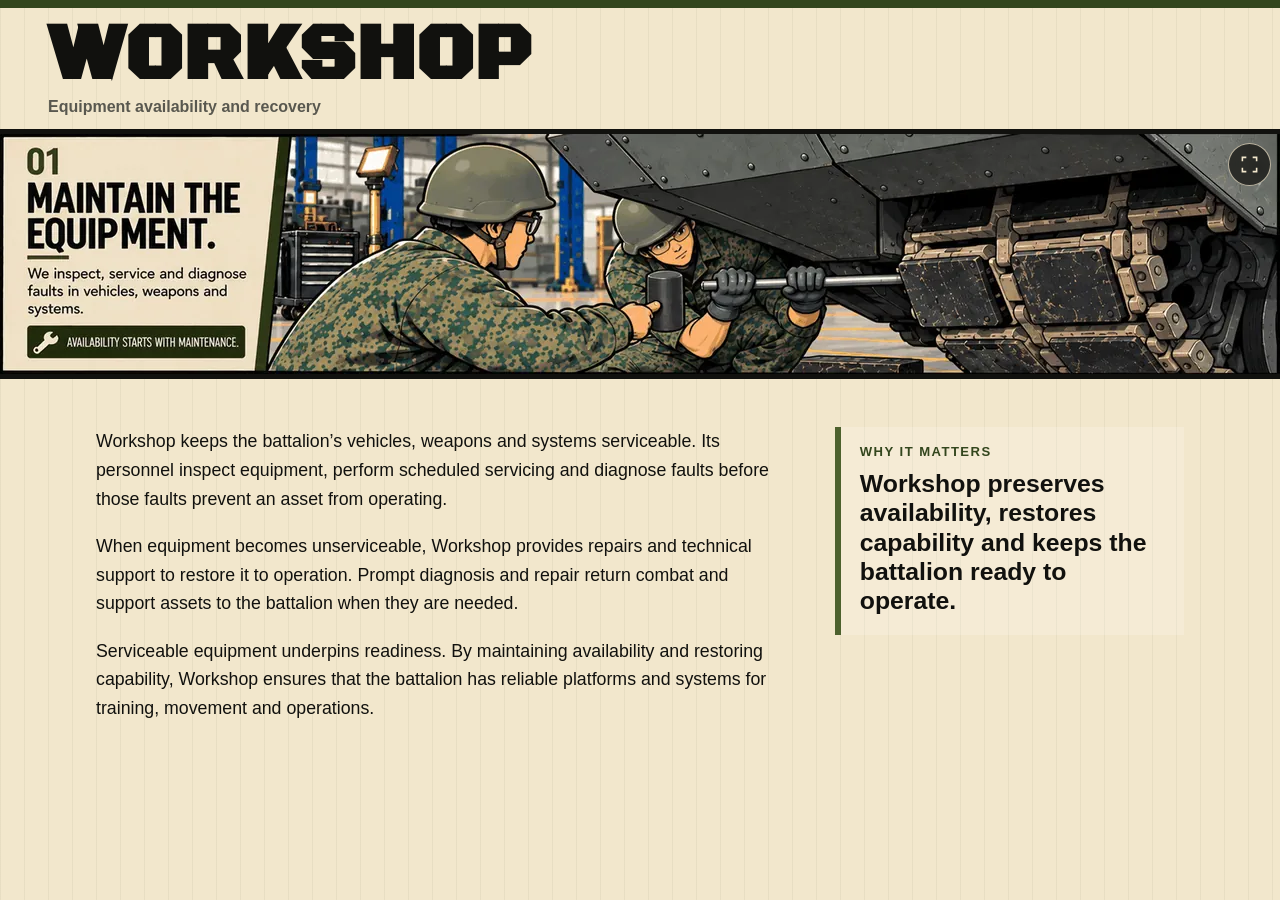
<file: functions/workshop/index.html>
<!doctype html>
<html lang="en">
<head>
  <meta charset="utf-8">
  <meta name="viewport" content="width=device-width, initial-scale=1, viewport-fit=cover">
  <meta name="theme-color" content="#11110e">
  <meta name="description" content="MR Battalion function exhibit.">
  <title>MR Battalion Functions</title>
  <link rel="icon" type="image/svg+xml" href="data:image/svg+xml,%3Csvg xmlns='http://www.w3.org/2000/svg' viewBox='0 0 32 32'%3E%3Crect width='32' height='32' fill='%2333461d'/%3E%3Cpath d='M5 23V9h5l6 7 6-7h5v14h-5v-7l-6 7-6-7v7z' fill='%23f2e7cc'/%3E%3C/svg%3E">
  <link rel="stylesheet" href="/styles.css?v=6">
</head>
<body class="detail-page" data-function="workshop">
  <div class="top-rule"></div>
  <main>
    <header class="detail-head">
      <div>
        <p class="detail-index" data-index></p>
        <h1 class="detail-title" data-title></h1>
        <p class="detail-subtitle" data-subtitle></p>
      </div>
    </header>
    <section class="visual-stage" aria-label="Animated function visual">
      <img data-animation src="" alt="" width="1280" height="240" fetchpriority="high" decoding="async">
      <button class="visual-action" type="button" data-open-viewer aria-label="View animation full screen">
        <svg width="19" height="19" viewBox="0 0 24 24" fill="none" stroke="currentColor" stroke-width="2" aria-hidden="true"><path d="M8 3H3v5M16 3h5v5M8 21H3v-5M16 21h5v-5"/></svg>
      </button>
    </section>
    <section class="copy-layout">
      <div class="copy" data-copy></div>
      <aside class="why">
        <p class="why-label">WHY IT MATTERS</p>
        <p data-why></p>
      </aside>
    </section>
  </main>
  <nav class="nav-bar" aria-label="Function navigation" hidden aria-hidden="true">
    <a data-previous href="/"><span aria-hidden="true">‹</span><span class="nav-label-wide">Previous</span><span class="nav-label-short">Prev</span></a>
    <a href="/">All Functions</a>
    <a data-next href="/"><span>Next</span><span aria-hidden="true">›</span></a>
  </nav>
  <div class="fullscreen-view" data-viewer aria-hidden="true" role="dialog" aria-label="Full-screen animation">
    <img data-animation src="" alt="">
    <button class="visual-action fullscreen-close" type="button" data-close-viewer aria-label="Close full screen">×</button>
  </div>
  <script src="/functions.js"></script>
  <script src="/detail.js"></script>
</body>
</html>
</file>
<file: styles.css>
@import url('https://fonts.googleapis.com/css2?family=Black+Ops+One&display=swap');

:root {
  --paper: #f2e7cc;
  --paper-deep: #dfcfaa;
  --ink: #11110e;
  --olive: #33461d;
  --olive-2: #4d612d;
  --muted: #59584f;
  --line: rgba(17, 17, 14, 0.24);
  --safe-bottom: env(safe-area-inset-bottom, 0px);
}

* { box-sizing: border-box; }
[hidden] { display: none !important; }
html { background: var(--ink); }
body {
  margin: 0;
  min-width: 280px;
  min-height: 100vh;
  color: var(--ink);
  background:
    linear-gradient(90deg, rgba(51,70,29,.055) 1px, transparent 1px) 0 0 / 24px 24px,
    var(--paper);
  font-family: Arial, Helvetica, sans-serif;
  -webkit-font-smoothing: antialiased;
}

a { color: inherit; }
button, a { -webkit-tap-highlight-color: transparent; }

.top-rule { height: 8px; background: var(--olive); }

.site-header {
  display: flex;
  align-items: end;
  justify-content: space-between;
  gap: 1rem;
  padding: 1.15rem clamp(1rem, 4vw, 3rem) .8rem;
}

.eyebrow {
  margin: 0 0 .25rem;
  color: var(--olive);
  font: 700 .74rem/1.2 "Arial Narrow", Arial, sans-serif;
  letter-spacing: .15em;
  text-transform: uppercase;
}

h1, h2 {
  margin: 0;
  font-family: Impact, "Arial Narrow", Arial, sans-serif;
  font-weight: 900;
  letter-spacing: .015em;
  text-transform: uppercase;
}

.site-title { font-size: clamp(2rem, 8vw, 4.6rem); line-height: .9; }
.site-intro { max-width: 31rem; margin: 0; color: var(--muted); line-height: 1.45; }

.function-grid {
  display: grid;
  grid-template-columns: repeat(auto-fit, minmax(min(100%, 19rem), 1fr));
  gap: 1px;
  margin: 0;
  padding: 1px;
  background: var(--ink);
  border-block: 1px solid var(--ink);
}

.function-card {
  position: relative;
  display: block;
  min-width: 0;
  padding: .8rem;
  background: var(--paper);
  text-decoration: none;
  transition: background-color .18s ease, color .18s ease;
}

.function-card:focus-visible { outline: 4px solid #fff; outline-offset: -6px; }
.function-card:active { background: var(--paper-deep); }
.card-number { color: var(--olive); font: 900 .78rem/1 "Arial Narrow", Arial, sans-serif; letter-spacing: .12em; }
.card-visual { display: block; width: 100%; height: auto; margin: .55rem 0 .75rem; border: 2px solid var(--ink); background: var(--ink); }
.card-title { font-size: clamp(1.38rem, 5vw, 2rem); line-height: .92; }
.card-subtitle { margin: .35rem 0 0; color: var(--muted); font-size: .88rem; line-height: 1.25; }
.card-arrow { position: absolute; right: .8rem; bottom: .7rem; color: var(--olive); font-weight: 900; }

.detail-page { padding-bottom: 0; }
.detail-head {
  display: flex;
  align-items: start;
  justify-content: space-between;
  gap: 1rem;
  padding: .9rem clamp(1rem, 4vw, 3rem) .8rem;
}
.detail-index { display: none; }
.detail-title {
  max-width: 16ch;
  font-family: Stencil, "Black Ops One", Impact, "Arial Narrow", Arial, sans-serif;
  font-size: clamp(2rem, 9vw, 5rem);
  line-height: .86;
  text-transform: uppercase;
}
.detail-subtitle { max-width: 34ch; margin: .45rem 0 0; color: var(--muted); font-size: clamp(.82rem, 2.8vw, 1rem); font-weight: 700; }

.visual-stage {
  position: relative;
  width: 100%;
  overflow: hidden;
  background: var(--ink);
  border-block: 5px solid var(--ink);
}
.visual-stage img { display: block; width: 100%; height: auto; min-height: 1px; }
.visual-action {
  position: absolute;
  top: .55rem;
  right: .55rem;
  display: inline-grid;
  place-items: center;
  width: 2.7rem;
  height: 2.7rem;
  border: 1px solid rgba(242,231,204,.72);
  border-radius: 50%;
  color: var(--paper);
  background: rgba(17,17,14,.72);
  backdrop-filter: blur(5px);
  cursor: pointer;
}
.visual-action:focus-visible { outline: 3px solid #fff; outline-offset: 2px; }

.copy-layout {
  display: grid;
  grid-template-columns: minmax(0, 1.55fr) minmax(16rem, .8fr);
  gap: clamp(1.3rem, 5vw, 4rem);
  max-width: 74rem;
  margin: 0 auto;
  padding: clamp(1.35rem, 4vw, 3rem) clamp(1rem, 4vw, 3rem) 2rem;
}
.copy p { margin: 0 0 1.15rem; font-size: clamp(1rem, 2.25vw, 1.11rem); line-height: 1.62; }
.why {
  align-self: start;
  padding: 1.1rem 1.15rem 1.2rem;
  border-left: 6px solid var(--olive-2);
  background: rgba(255,255,255,.18);
}
.why-label { margin: 0 0 .7rem; color: var(--olive); font: 900 .82rem/1 "Arial Narrow", Arial, sans-serif; letter-spacing: .11em; }
.why p:last-child { margin: 0; font: 900 clamp(1.14rem, 3.5vw, 1.55rem)/1.18 "Arial Narrow", Arial, sans-serif; }

.nav-bar {
  position: static;
  z-index: 20;
  display: grid;
  grid-template-columns: 1fr 1.35fr 1fr;
  padding-bottom: var(--safe-bottom);
  color: var(--paper);
  background: rgba(17,17,14,.95);
  border-top: 1px solid rgba(242,231,204,.22);
  backdrop-filter: blur(10px);
}
.nav-bar a {
  min-height: 4.1rem;
  display: flex;
  align-items: center;
  justify-content: center;
  gap: .5rem;
  padding: .7rem .5rem;
  color: inherit;
  text-decoration: none;
  font-size: .82rem;
  font-weight: 700;
  letter-spacing: .035em;
}
.nav-bar a + a { border-left: 1px solid rgba(242,231,204,.18); }
.nav-bar a:focus-visible { outline: 3px solid #fff; outline-offset: -4px; }
.nav-label-wide { display: none; }

.fullscreen-view {
  position: fixed;
  z-index: 100;
  inset: 0;
  display: none;
  place-items: center;
  background: #000;
}
.fullscreen-view[aria-hidden="false"] { display: grid; }
.fullscreen-view img { display: block; width: 100vw; height: 100dvh; object-fit: contain; }
.fullscreen-close { position: fixed; z-index: 101; top: max(.8rem, env(safe-area-inset-top)); right: .8rem; }

footer { padding: 1rem; color: var(--muted); font-size: .72rem; text-align: center; }

@media (min-width: 700px) {
  .nav-label-wide { display: inline; }
  .nav-label-short { display: none; }
}

@media (max-width: 690px) {
  .site-header { align-items: start; flex-direction: column; }
  .site-intro { font-size: .92rem; }
  .visual-stage { height: auto; display: grid; place-items: center; }
  .visual-stage img { width: 100%; height: auto; object-fit: contain; object-position: center; }
  .copy-layout { grid-template-columns: 1fr; }
  .why { order: -1; }
}

@media (orientation: landscape) and (max-height: 560px) {
  .detail-head { position: static; padding-block: .55rem .65rem; color: var(--ink); text-shadow: none; }
  .detail-head .detail-index { color: var(--olive); }
  .detail-head .detail-subtitle { color: var(--muted); }
  .detail-title { font-size: clamp(1.8rem, 6vw, 3.25rem); line-height: .9; }
  .visual-stage { min-height: 0; display: grid; place-items: center; }
  .visual-stage img { width: 100%; height: auto; max-height: none; object-fit: contain; }
}

@media (prefers-reduced-motion: reduce) {
  .function-card { transition: none; }
}
</file>
